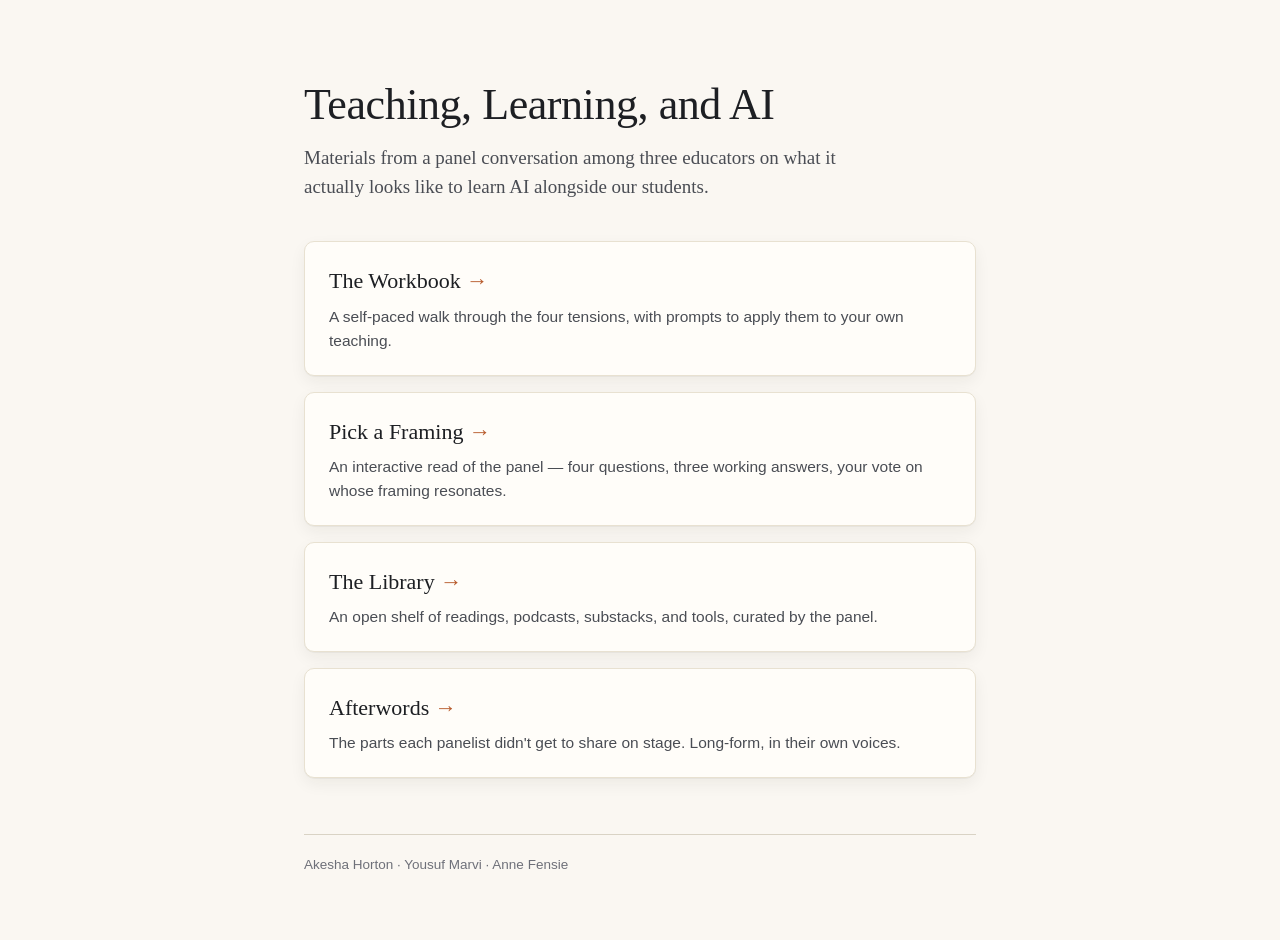
<file: index.html>
<!doctype html>
<html lang="en">
<head>
<meta charset="utf-8" />
<meta name="viewport" content="width=device-width,initial-scale=1" />
<title>Teaching, Learning, and AI — panel materials</title>
<meta name="description" content="A self-paced workbook, an interactive panel reading, and an open library on teaching and learning with AI." />
<style>
  :root {
    --bg: #faf7f2;
    --ink: #1d1f23;
    --ink-soft: #4a4d54;
    --ink-muted: #6e7079;
    --rule: #d9d3c5;
    --accent: #b85c2e;
    --accent-soft: #f5e7dd;
    --card: #fffdf9;
    --card-border: #e8e1d1;
    --shadow: 0 1px 0 rgba(0,0,0,.04), 0 6px 16px rgba(34,30,20,.06);
    --serif: ui-serif, Georgia, "Iowan Old Style", "Cambria", serif;
    --sans: ui-sans-serif, "Helvetica Neue", Arial, system-ui, sans-serif;
  }
  * { box-sizing: border-box; }
  html, body { margin: 0; padding: 0; }
  body {
    background: var(--bg);
    color: var(--ink);
    font-family: var(--sans);
    line-height: 1.55;
    -webkit-font-smoothing: antialiased;
  }
  .wrap {
    max-width: 720px;
    margin: 0 auto;
    padding: 80px 24px 64px;
  }
  h1 {
    font-family: var(--serif);
    font-weight: 500;
    font-size: clamp(28px, 4.4vw, 44px);
    line-height: 1.15;
    letter-spacing: -0.01em;
    margin: 0 0 12px;
  }
  .lede {
    font-family: var(--serif);
    font-size: 19px;
    color: var(--ink-soft);
    margin: 0 0 40px;
    max-width: 56ch;
  }
  .cards { display: grid; gap: 16px; }
  a.card {
    display: block;
    background: var(--card);
    border: 1px solid var(--card-border);
    border-radius: 10px;
    padding: 22px 24px;
    text-decoration: none;
    color: inherit;
    box-shadow: var(--shadow);
    transition: transform .12s ease, border-color .12s ease;
  }
  a.card:hover {
    border-color: var(--accent);
    transform: translateY(-1px);
  }
  a.card h2 {
    font-family: var(--serif);
    font-weight: 500;
    font-size: 22px;
    margin: 0 0 6px;
    color: var(--ink);
  }
  a.card p {
    margin: 0;
    color: var(--ink-soft);
    font-size: 15.5px;
  }
  a.card .arrow {
    color: var(--accent);
    font-weight: 500;
  }
  footer {
    margin-top: 56px;
    padding-top: 20px;
    border-top: 1px solid var(--rule);
    color: var(--ink-muted);
    font-size: 13.5px;
  }
</style>
</head>
<body>
  <div class="wrap">
    <h1>Teaching, Learning, and AI</h1>
    <p class="lede">Materials from a panel conversation among three educators on what it actually looks like to learn AI alongside our students.</p>

    <div class="cards">
      <a class="card" href="Teaching%20Learning%20and%20AI.html">
        <h2>The Workbook <span class="arrow">→</span></h2>
        <p>A self-paced walk through the four tensions, with prompts to apply them to your own teaching.</p>
      </a>
      <a class="card" href="Pick%20a%20Framing.html">
        <h2>Pick a Framing <span class="arrow">→</span></h2>
        <p>An interactive read of the panel — four questions, three working answers, your vote on whose framing resonates.</p>
      </a>
      <a class="card" href="Library.html">
        <h2>The Library <span class="arrow">→</span></h2>
        <p>An open shelf of readings, podcasts, substacks, and tools, curated by the panel.</p>
      </a>
      <a class="card" href="Afterwords.html">
        <h2>Afterwords <span class="arrow">→</span></h2>
        <p>The parts each panelist didn't get to share on stage. Long-form, in their own voices.</p>
      </a>
    </div>

    <footer>Akesha Horton · Yousuf Marvi · Anne Fensie</footer>
  </div>
</body>
</html>
</file>
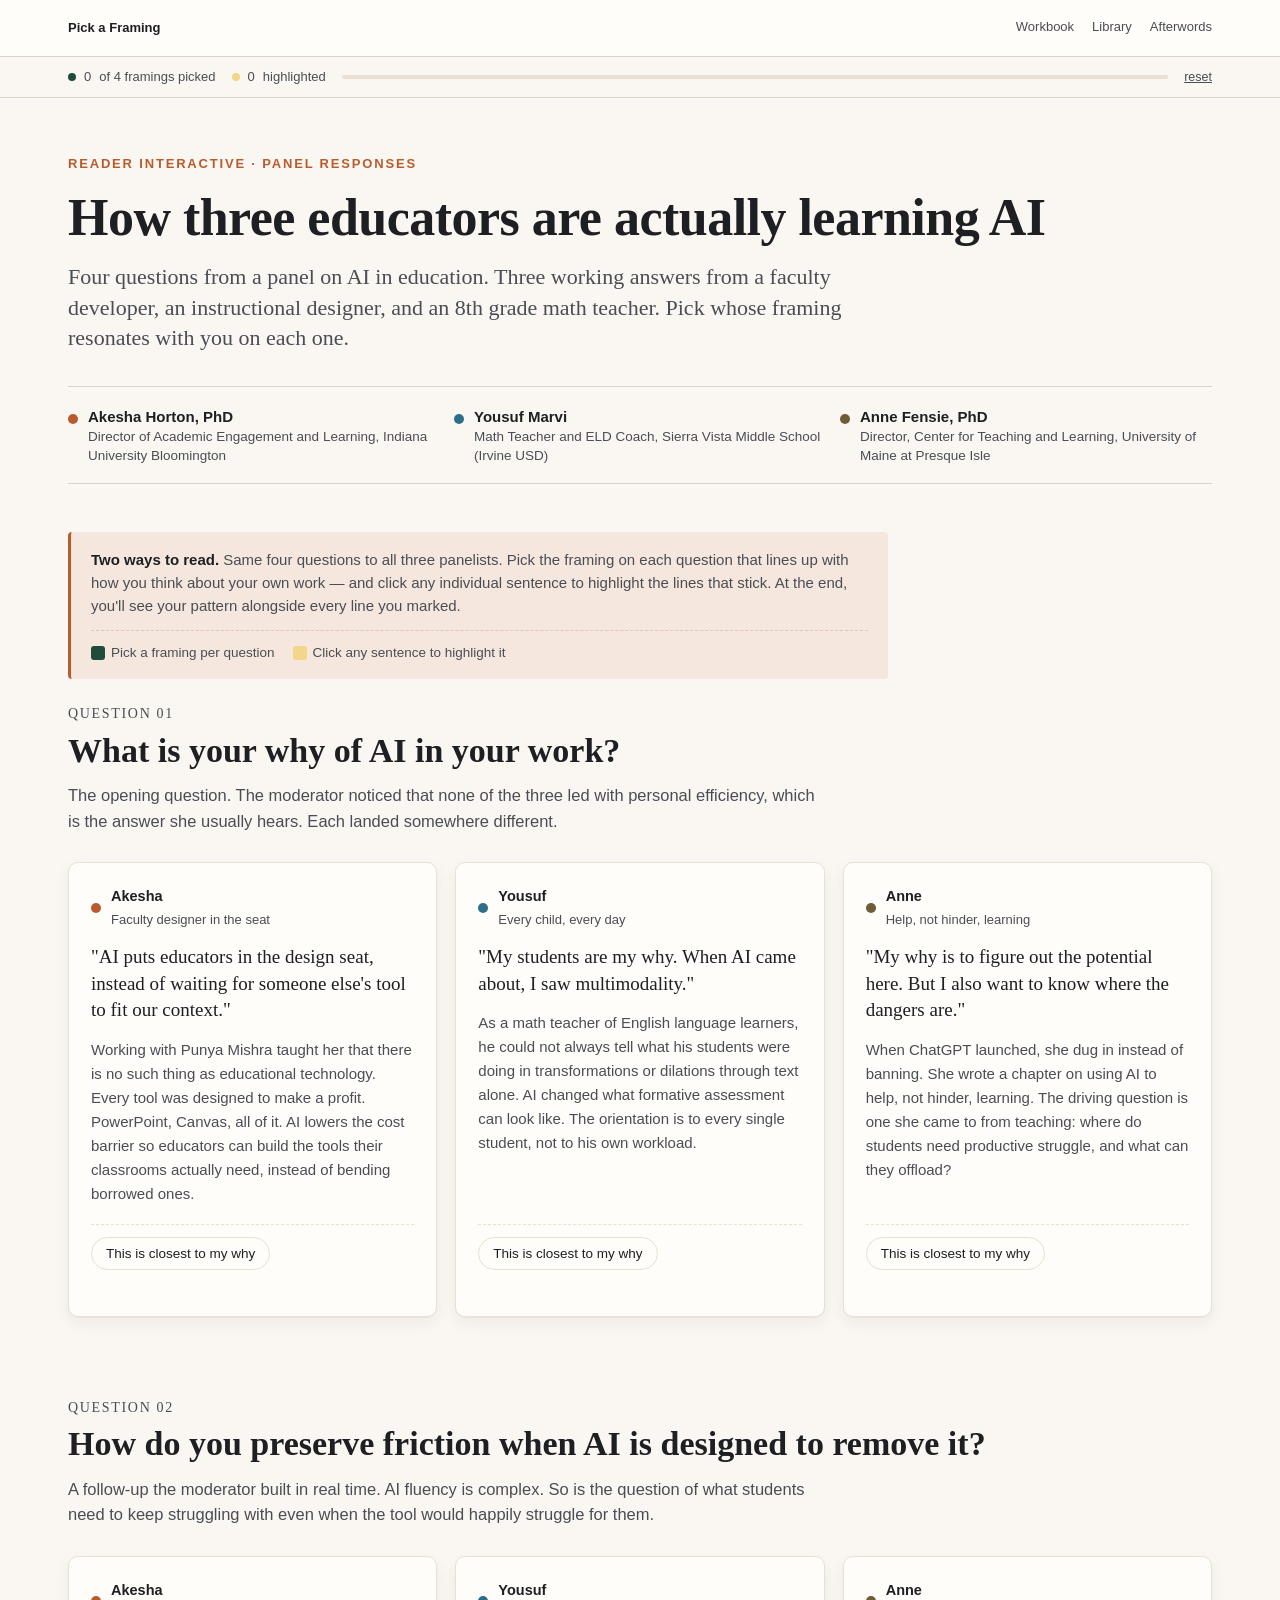
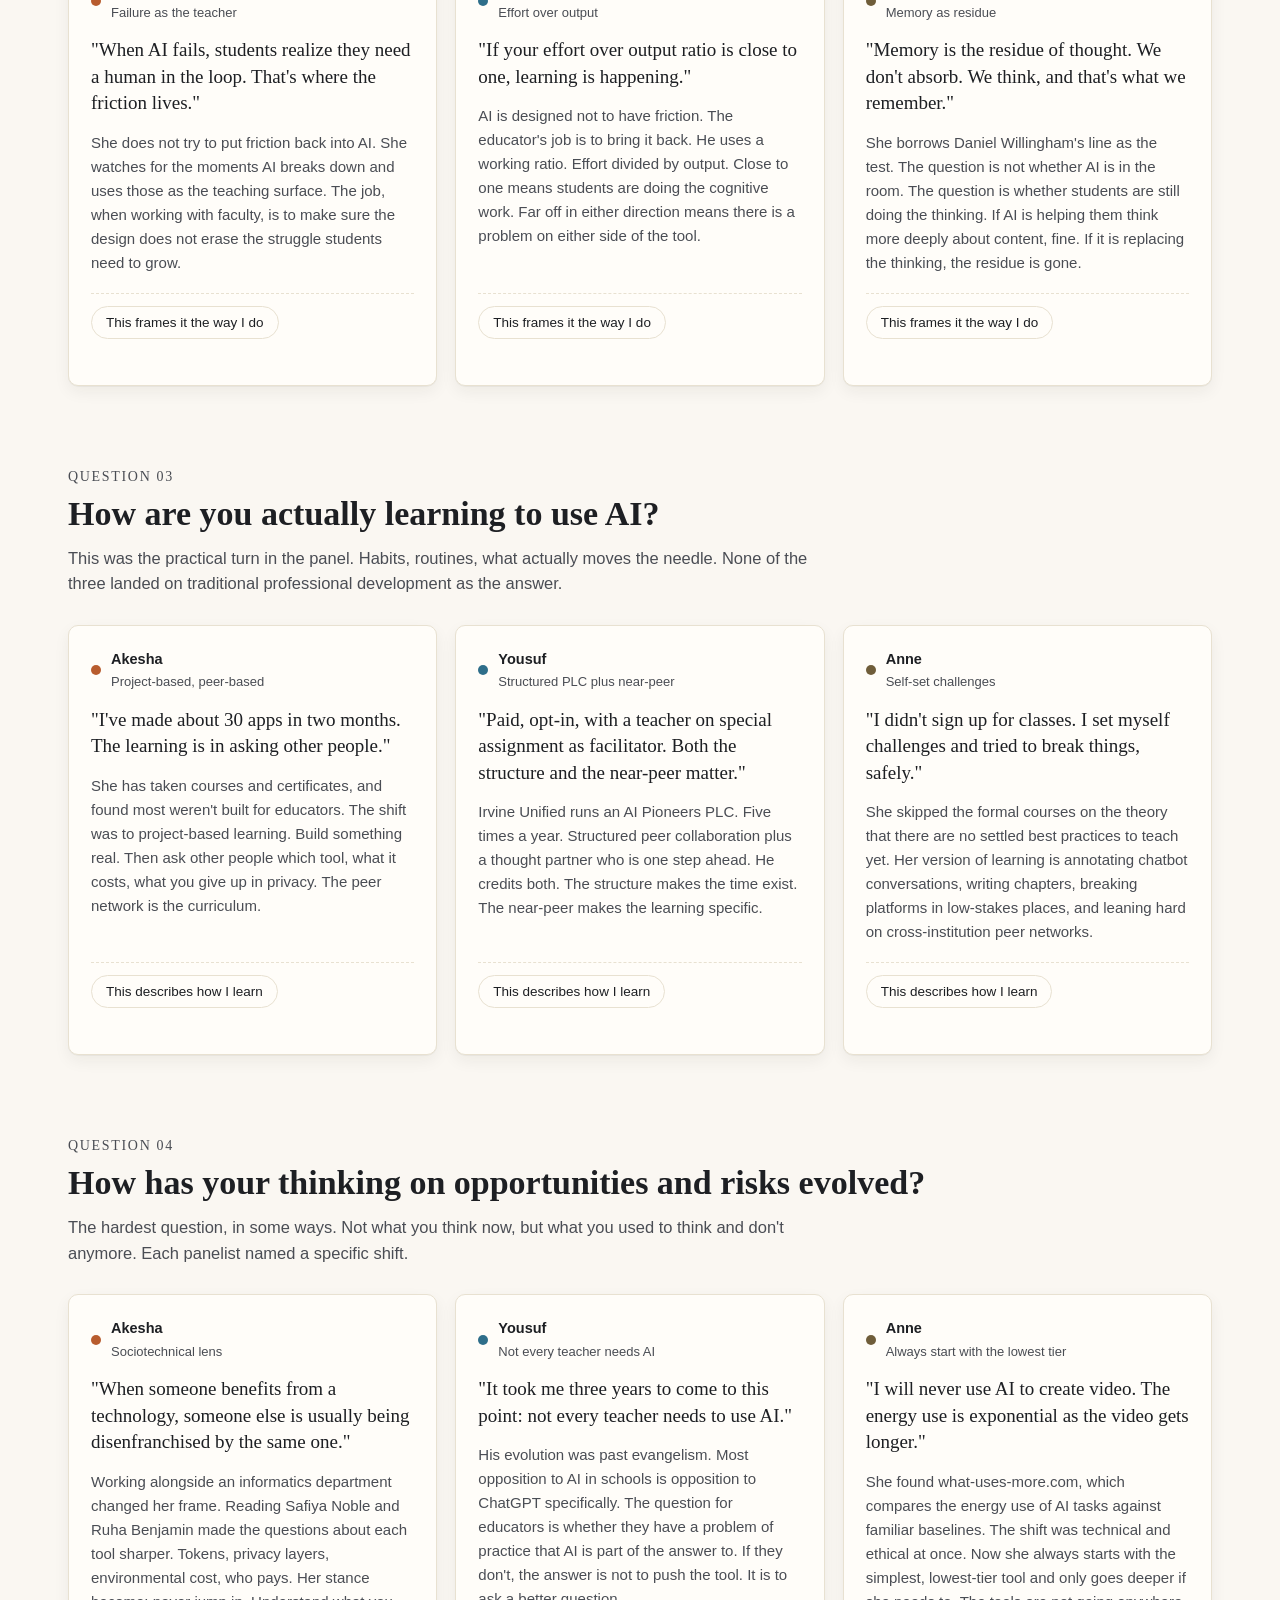
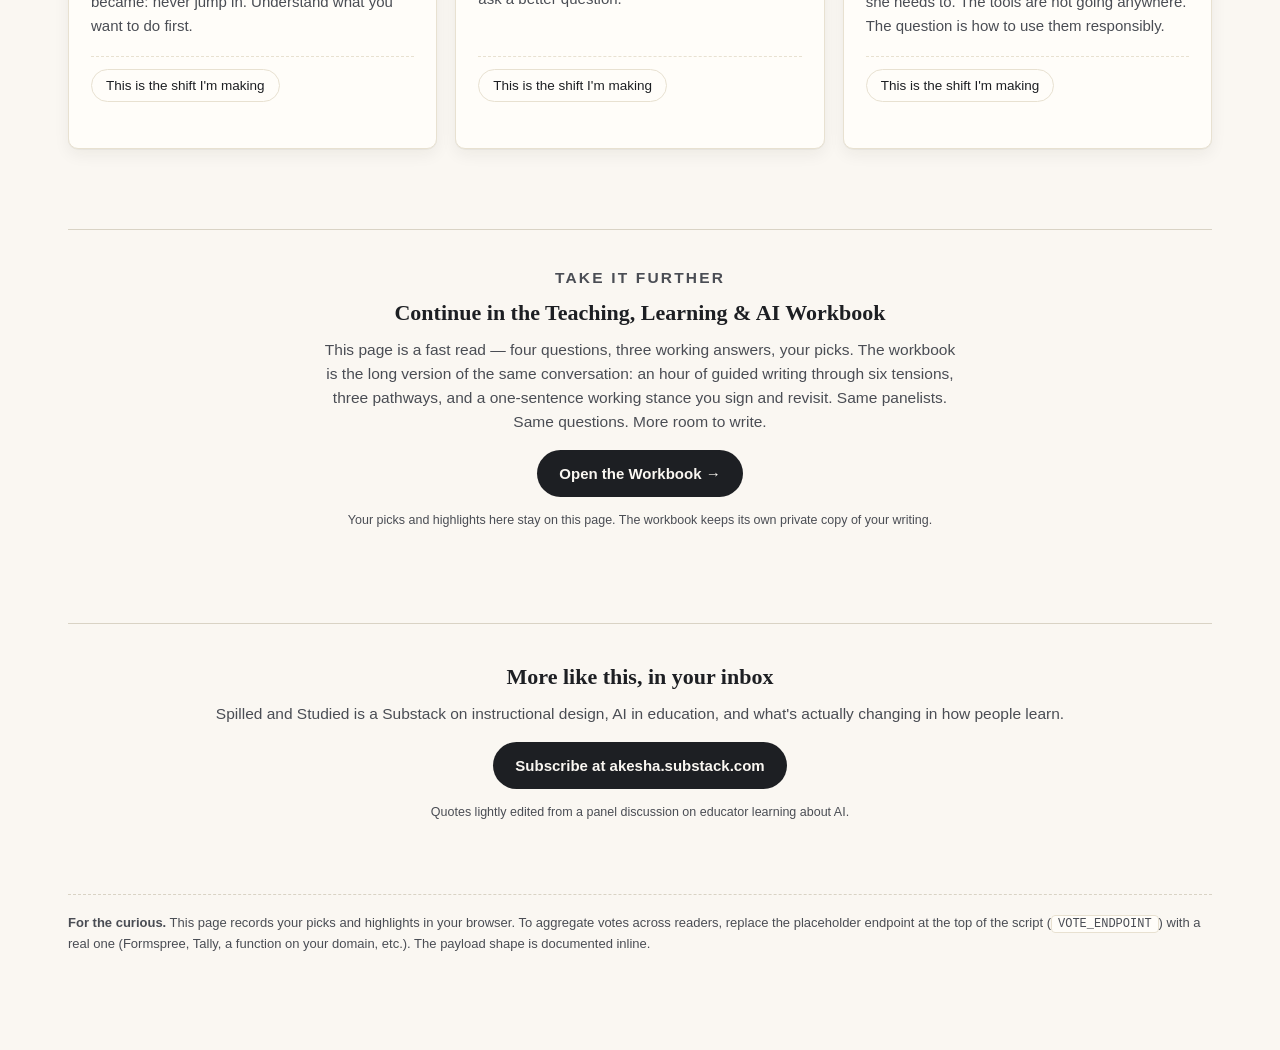
<file: Pick a Framing.html>
<!doctype html>
<html lang="en">
<head>
<meta charset="utf-8" />
<meta name="viewport" content="width=device-width,initial-scale=1" />
<title>How three educators are actually learning AI</title>
<meta name="description" content="An interactive read of a panel discussion on educator learning about AI. Four questions, three different working answers, your vote on whose framing resonates." />

<style>
  :root {
    --bg: #faf7f2;
    --ink: #1d1f23;
    --ink-soft: #4a4d54;
    --rule: #d9d3c5;
    --accent: #b85c2e;       /* warm rust */
    --accent-soft: #f5e7dd;
    --card: #fffdf9;
    --card-border: #e8e1d1;
    --you: #1f4d3a;          /* "your pick" green */
    --you-soft: #e2eee7;
    --hl: #f3d68a;           /* highlighter yellow */
    --hl-soft: #fbeec3;
    --shadow: 0 1px 0 rgba(0,0,0,.04), 0 6px 16px rgba(34,30,20,.06);
    --serif: ui-serif, Georgia, "Iowan Old Style", "Cambria", serif;
    --sans: ui-sans-serif, "Helvetica Neue", Arial, system-ui, sans-serif;
  }
  * { box-sizing: border-box; }
  html, body { margin: 0; padding: 0; }
  body {
    background: var(--bg);
    color: var(--ink);
    font-family: var(--sans);
    font-size: 17px;
    line-height: 1.55;
    -webkit-font-smoothing: antialiased;
  }
  .wrap { max-width: 1200px; margin: 0 auto; padding: 56px 28px 96px; }
  @media (max-width: 720px) { .wrap { padding: 36px 18px 72px; } }

  /* Site nav */
  .topnav {
    background: #fffdf9;
    border-bottom: 1px solid var(--rule);
  }
  .topnav-inner {
    max-width: 1200px; margin: 0 auto; height: 56px;
    padding: 0 28px;
    display: flex; align-items: center; justify-content: space-between; gap: 18px;
    font-size: 13px;
    font-family: var(--sans);
  }
  @media (max-width: 720px) { .topnav-inner { padding: 0 18px; } }
  .topnav-brand {
    font-weight: 600;
    color: var(--ink); text-decoration: none;
    transition: opacity .15s ease;
  }
  a.topnav-brand:hover { opacity: 0.7; }
  .topnav-links { display: flex; gap: 18px; color: var(--ink-soft); }
  .topnav-links a { text-decoration: none; color: var(--ink-soft); border-bottom: 1px solid transparent; padding-bottom: 1px; transition: border-color .15s ease, color .15s ease; }
  .topnav-links a:hover { color: var(--ink); border-bottom-color: var(--accent); }

  /* Header */
  .eyebrow {
    font-family: var(--sans);
    font-size: 13px;
    letter-spacing: .14em;
    text-transform: uppercase;
    color: var(--accent);
    font-weight: 600;
    margin: 0 0 14px;
  }
  h1.title {
    font-family: var(--serif);
    font-weight: 600;
    font-size: clamp(32px, 5vw, 52px);
    line-height: 1.1;
    margin: 0 0 16px;
    letter-spacing: -.01em;
  }
  p.subtitle {
    font-family: var(--serif);
    font-size: clamp(18px, 2.2vw, 22px);
    color: var(--ink-soft);
    line-height: 1.4;
    margin: 0 0 32px;
    max-width: 780px;
  }

  /* Panelist strip */
  .panelists {
    display: grid;
    grid-template-columns: repeat(3, 1fr);
    gap: 14px;
    padding: 18px 0;
    border-top: 1px solid var(--rule);
    border-bottom: 1px solid var(--rule);
    margin: 24px 0 48px;
  }
  @media (max-width: 720px) { .panelists { grid-template-columns: 1fr; gap: 10px; } }
  .panelist {
    display: flex;
    align-items: baseline;
    gap: 10px;
  }
  .panelist .dot {
    width: 10px; height: 10px;
    border-radius: 50%;
    flex: 0 0 10px;
    transform: translateY(2px);
  }
  .panelist .name { font-weight: 600; font-size: 15px; }
  .panelist .role {
    color: var(--ink-soft);
    font-size: 13.5px;
    line-height: 1.35;
  }
  .dot.akesha { background: #b85c2e; }
  .dot.yousuf { background: #2e6e8a; }
  .dot.anne   { background: #6f5d3a; }

  /* How to read */
  .howto {
    background: var(--accent-soft);
    border-left: 3px solid var(--accent);
    padding: 16px 20px;
    border-radius: 4px;
    font-size: 15px;
    color: var(--ink-soft);
    margin: 0 0 24px;
    max-width: 820px;
  }
  .howto strong { color: var(--ink); }
  .howto .legend {
    display: flex; gap: 18px; flex-wrap: wrap;
    margin-top: 12px;
    padding-top: 12px;
    border-top: 1px dashed rgba(184, 92, 46, .25);
    font-size: 13.5px;
  }
  .howto .legend span { display: inline-flex; align-items: center; gap: 6px; }
  .howto .legend .swatch {
    display: inline-block;
    width: 14px; height: 14px;
    border-radius: 3px;
  }
  .howto .legend .swatch.pick { background: var(--you); }
  .howto .legend .swatch.hl   { background: var(--hl); }

  /* Question block */
  .qblock { margin: 0 0 80px; }
  .q-num {
    font-family: var(--serif);
    font-size: 14px;
    letter-spacing: .12em;
    text-transform: uppercase;
    color: var(--ink-soft);
    margin: 0 0 6px;
  }
  .q-title {
    font-family: var(--serif);
    font-size: clamp(24px, 3vw, 34px);
    line-height: 1.18;
    margin: 0 0 12px;
    font-weight: 600;
  }
  .q-context {
    color: var(--ink-soft);
    max-width: 760px;
    margin: 0 0 28px;
    font-size: 16.5px;
  }

  .cards {
    display: grid;
    grid-template-columns: repeat(3, 1fr);
    gap: 18px;
  }
  @media (max-width: 980px) { .cards { grid-template-columns: 1fr; } }

  .card {
    background: var(--card);
    border: 1px solid var(--card-border);
    border-radius: 10px;
    padding: 22px 22px 18px;
    box-shadow: var(--shadow);
    display: flex;
    flex-direction: column;
    transition: transform .15s ease, box-shadow .15s ease, border-color .15s ease;
  }
  .card.picked {
    border-color: var(--you);
    box-shadow: 0 1px 0 rgba(0,0,0,.04), 0 8px 22px rgba(31,77,58,.18);
  }
  .card-head {
    display: flex;
    align-items: center;
    gap: 10px;
    margin: 0 0 10px;
  }
  .card-head .dot { width: 10px; height: 10px; border-radius: 50%; }
  .card-head .who { font-weight: 600; font-size: 14.5px; }
  .card-head .role { color: var(--ink-soft); font-size: 13px; margin-top: 2px; }
  .pull {
    font-family: var(--serif);
    font-size: 19px;
    line-height: 1.4;
    color: var(--ink);
    margin: 4px 0 14px;
    font-weight: 500;
  }
  .body { font-size: 15px; color: var(--ink-soft); margin: 0 0 18px; line-height: 1.6; }
  .body em { color: var(--ink); font-style: italic; }

  /* Highlightable sentences */
  .sent {
    cursor: pointer;
    border-radius: 2px;
    padding: 1px 0;
    transition: background-color .15s ease, box-shadow .15s ease;
    box-decoration-break: clone;
    -webkit-box-decoration-break: clone;
  }
  .sent:hover {
    background-color: var(--hl-soft);
  }
  .sent.lit {
    background-color: var(--hl);
    color: var(--ink);
  }
  .body .sent.lit { color: var(--ink); }

  .vote {
    margin-top: auto;
    padding-top: 12px;
    border-top: 1px dashed var(--card-border);
  }
  .vote-button {
    display: inline-flex;
    align-items: center;
    gap: 8px;
    background: transparent;
    border: 1px solid var(--card-border);
    color: var(--ink);
    padding: 8px 14px;
    border-radius: 999px;
    font-family: var(--sans);
    font-size: 13.5px;
    cursor: pointer;
    transition: all .15s ease;
  }
  .vote-button:hover { border-color: var(--ink); }
  .vote-button.picked {
    background: var(--you-soft);
    border-color: var(--you);
    color: var(--you);
    font-weight: 600;
  }
  .vote-button .check { display: none; }
  .vote-button.picked .check { display: inline; }

  .vote-meta {
    margin-top: 10px;
    font-size: 12.5px;
    color: var(--ink-soft);
    min-height: 18px;
  }

  /* Progress bar (sticks below the topnav) */
  .progress {
    position: sticky;
    top: 0;
    z-index: 10;
    background: rgba(250,247,242,.95);
    backdrop-filter: blur(6px);
    border-bottom: 1px solid var(--rule);
    padding: 10px 0;
  }
  .progress-inner {
    max-width: 1200px;
    margin: 0 auto;
    padding: 0 28px;
    display: flex;
    align-items: center;
    gap: 16px;
    font-size: 13px;
    color: var(--ink-soft);
  }
  @media (max-width: 720px) {
    .progress-inner { padding: 0 18px; flex-wrap: wrap; gap: 8px 14px; }
  }
  .progress-pill {
    display: inline-flex;
    align-items: center;
    gap: 8px;
    white-space: nowrap;
  }
  .progress-pill .dot-mini {
    width: 8px; height: 8px; border-radius: 50%;
  }
  .progress-pill .dot-mini.picks { background: var(--you); }
  .progress-pill .dot-mini.hls   { background: var(--hl); }
  .progress-bar {
    height: 4px;
    background: var(--card-border);
    border-radius: 2px;
    flex: 1;
    min-width: 80px;
    overflow: hidden;
  }
  @media (max-width: 720px) { .progress-bar { width: 100%; flex-basis: 100%; order: 99; } }
  .progress-fill {
    height: 100%;
    width: 0%;
    background: var(--accent);
    transition: width .25s ease;
  }
  .reset-link a {
    color: var(--ink-soft);
    font-size: 12.5px;
    text-decoration: underline;
  }

  /* Footer / CTA */
  .summary {
    margin-top: 56px;
    padding: 28px 28px;
    background: var(--card);
    border: 1px solid var(--card-border);
    border-radius: 10px;
  }
  .summary h2 {
    font-family: var(--serif);
    font-size: 24px;
    margin: 0 0 12px;
    font-weight: 600;
  }
  .summary p { color: var(--ink-soft); margin: 0 0 12px; }
  .tally {
    display: grid;
    grid-template-columns: repeat(3, 1fr);
    gap: 12px;
    margin: 18px 0 4px;
  }
  @media (max-width: 720px) { .tally { grid-template-columns: 1fr; } }
  .tally-cell {
    padding: 12px 14px;
    border: 1px solid var(--card-border);
    border-radius: 8px;
    background: var(--bg);
  }
  .tally-name { font-weight: 600; font-size: 14px; display: flex; align-items: center; gap: 8px; }
  .tally-count { font-family: var(--serif); font-size: 28px; line-height: 1; margin-top: 6px; }
  .tally-share { font-size: 12.5px; color: var(--ink-soft); margin-top: 4px; }

  /* Philosophy synthesis */
  .philosophy {
    margin-top: 22px;
    padding-top: 22px;
    border-top: 1px solid var(--card-border);
  }
  .philosophy .archetype-label {
    font-family: var(--sans);
    font-size: 12px;
    letter-spacing: .14em;
    text-transform: uppercase;
    color: var(--ink-soft);
    margin: 0 0 4px;
  }
  .philosophy .archetype {
    font-family: var(--serif);
    font-size: 28px;
    line-height: 1.18;
    margin: 0 0 10px;
    font-weight: 600;
    letter-spacing: -.005em;
  }
  .philosophy .archetype em {
    font-style: italic;
    color: var(--accent);
  }
  .philosophy .stance {
    font-family: var(--serif);
    font-size: 17.5px;
    line-height: 1.5;
    color: var(--ink);
    margin: 0 0 22px;
    max-width: 700px;
  }
  .insights {
    list-style: none;
    padding: 0;
    margin: 6px 0 26px;
    display: flex;
    flex-direction: column;
    gap: 14px;
  }
  .insights li {
    display: grid;
    grid-template-columns: 90px 1fr;
    gap: 14px;
    padding: 12px 14px;
    background: var(--bg);
    border: 1px solid var(--card-border);
    border-radius: 8px;
    font-size: 14.5px;
    color: var(--ink);
    line-height: 1.5;
  }
  .insights .insight-q {
    font-family: var(--serif);
    font-size: 12px;
    letter-spacing: .12em;
    text-transform: uppercase;
    color: var(--ink-soft);
    padding-top: 2px;
    display: flex;
    align-items: center;
    gap: 6px;
  }
  .insights .insight-q .dot { width: 8px; height: 8px; border-radius: 50%; }
  .insights .insight-text strong {
    color: var(--ink);
    font-weight: 600;
  }
  @media (max-width: 720px) {
    .insights li { grid-template-columns: 1fr; gap: 4px; }
  }

  /* Highlights collected */
  .highlights {
    margin-top: 22px;
    padding-top: 22px;
    border-top: 1px solid var(--card-border);
  }
  .highlights h3 {
    font-family: var(--serif);
    font-size: 19px;
    margin: 0 0 6px;
    font-weight: 600;
  }
  .highlights .hl-empty {
    font-size: 14.5px;
    color: var(--ink-soft);
    font-style: italic;
  }
  .highlights ul {
    list-style: none;
    margin: 14px 0 0;
    padding: 0;
    display: flex;
    flex-direction: column;
    gap: 14px;
  }
  .highlights li {
    border-left: 3px solid var(--hl);
    padding: 4px 0 4px 14px;
  }
  .highlights .hl-quote {
    font-family: var(--serif);
    font-size: 16px;
    line-height: 1.45;
    color: var(--ink);
    margin: 0 0 4px;
  }
  .highlights .hl-attr {
    font-size: 12.5px;
    color: var(--ink-soft);
    display: flex;
    align-items: center;
    gap: 6px;
  }
  .highlights .hl-attr .dot {
    width: 7px; height: 7px; border-radius: 50%;
  }

  .cta {
    margin-top: 56px;
    text-align: center;
    padding: 36px 24px;
    border-top: 1px solid var(--rule);
  }
  .cta h3 {
    font-family: var(--serif);
    font-size: 22px;
    margin: 0 0 8px;
    font-weight: 600;
  }
  .cta p { color: var(--ink-soft); margin: 0 0 16px; font-size: 15.5px; }
  .cta a.button {
    display: inline-block;
    background: var(--ink);
    color: var(--bg);
    padding: 12px 22px;
    border-radius: 999px;
    text-decoration: none;
    font-weight: 600;
    font-size: 15px;
    transition: background .15s ease;
  }
  .cta a.button:hover { background: var(--accent); }
  .cta .small { font-size: 12.5px; color: var(--ink-soft); margin-top: 14px; }
  .cta .small a { color: var(--ink-soft); }

  /* Source note */
  .source {
    margin-top: 36px;
    font-size: 13px;
    color: var(--ink-soft);
    border-top: 1px dashed var(--rule);
    padding-top: 18px;
  }
  .source code {
    background: var(--card);
    padding: 1px 6px;
    border-radius: 4px;
    border: 1px solid var(--card-border);
    font-size: 12px;
  }
</style>
</head>
<body>

<div class="topnav">
  <div class="topnav-inner">
    <a class="topnav-brand" href="index.html" aria-label="All materials">Pick a Framing</a>
    <nav class="topnav-links">
      <a href="Teaching Learning and AI.html">Workbook</a>
      <a href="Library.html">Library</a>
      <a href="Afterwords.html">Afterwords</a>
    </nav>
  </div>
</div>

<div class="progress">
  <div class="progress-inner">
    <span class="progress-pill"><span class="dot-mini picks"></span><span id="picksCount">0</span> of 4 framings picked</span>
    <span class="progress-pill"><span class="dot-mini hls"></span><span id="hlCount">0</span> highlighted</span>
    <div class="progress-bar"><div class="progress-fill" id="progressFill"></div></div>
    <span class="reset-link"><a href="#" id="resetLink">reset</a></span>
  </div>
</div>

<div class="wrap">

  <p class="eyebrow" id="top">Reader interactive · panel responses</p>
  <h1 class="title">How three educators are actually learning AI</h1>
  <p class="subtitle">Four questions from a panel on AI in education. Three working answers from a faculty developer, an instructional designer, and an 8th grade math teacher. Pick whose framing resonates with you on each one.</p>

  <div class="panelists" aria-label="Panelists">
    <div class="panelist">
      <span class="dot akesha"></span>
      <div>
        <div class="name">Akesha Horton, PhD</div>
        <div class="role">Director of Academic Engagement and Learning, Indiana University Bloomington</div>
      </div>
    </div>
    <div class="panelist">
      <span class="dot yousuf"></span>
      <div>
        <div class="name">Yousuf Marvi</div>
        <div class="role">Math Teacher and ELD Coach, Sierra Vista Middle School (Irvine USD)</div>
      </div>
    </div>
    <div class="panelist">
      <span class="dot anne"></span>
      <div>
        <div class="name">Anne Fensie, PhD</div>
        <div class="role">Director, Center for Teaching and Learning, University of Maine at Presque Isle</div>
      </div>
    </div>
  </div>

  <div class="howto">
    <strong>Two ways to read.</strong> Same four questions to all three panelists. Pick the framing on each question that lines up with how you think about your own work — and click any individual sentence to highlight the lines that stick. At the end, you'll see your pattern alongside every line you marked.
    <div class="legend">
      <span><span class="swatch pick"></span>Pick a framing per question</span>
      <span><span class="swatch hl"></span>Click any sentence to highlight it</span>
    </div>
  </div>

  <!-- Q1 -->
  <section class="qblock" data-q="q1">
    <p class="q-num">Question 01</p>
    <h2 class="q-title">What is your why of AI in your work?</h2>
    <p class="q-context">The opening question. The moderator noticed that none of the three led with personal efficiency, which is the answer she usually hears. Each landed somewhere different.</p>
    <div class="cards">

      <div class="card" data-pick="akesha">
        <div class="card-head">
          <span class="dot akesha"></span>
          <div>
            <div class="who">Akesha</div>
            <div class="role">Faculty designer in the seat</div>
          </div>
        </div>
        <p class="pull markable">"AI puts educators in the design seat, instead of waiting for someone else's tool to fit our context."</p>
        <p class="body markable">Working with Punya Mishra taught her that there is no such thing as educational technology. Every tool was designed to make a profit. PowerPoint, Canvas, all of it. AI lowers the cost barrier so educators can build the tools their classrooms actually need, instead of bending borrowed ones.</p>
        <div class="vote">
          <button class="vote-button" type="button">
            <span class="check">✓</span>
            <span class="label">This is closest to my why</span>
          </button>
          <div class="vote-meta"></div>
        </div>
      </div>

      <div class="card" data-pick="yousuf">
        <div class="card-head">
          <span class="dot yousuf"></span>
          <div>
            <div class="who">Yousuf</div>
            <div class="role">Every child, every day</div>
          </div>
        </div>
        <p class="pull markable">"My students are my why. When AI came about, I saw multimodality."</p>
        <p class="body markable">As a math teacher of English language learners, he could not always tell what his students were doing in transformations or dilations through text alone. AI changed what formative assessment can look like. The orientation is to every single student, not to his own workload.</p>
        <div class="vote">
          <button class="vote-button" type="button">
            <span class="check">✓</span>
            <span class="label">This is closest to my why</span>
          </button>
          <div class="vote-meta"></div>
        </div>
      </div>

      <div class="card" data-pick="anne">
        <div class="card-head">
          <span class="dot anne"></span>
          <div>
            <div class="who">Anne</div>
            <div class="role">Help, not hinder, learning</div>
          </div>
        </div>
        <p class="pull markable">"My why is to figure out the potential here. But I also want to know where the dangers are."</p>
        <p class="body markable">When ChatGPT launched, she dug in instead of banning. She wrote a chapter on using AI to help, not hinder, learning. The driving question is one she came to from teaching: where do students need productive struggle, and what can they offload?</p>
        <div class="vote">
          <button class="vote-button" type="button">
            <span class="check">✓</span>
            <span class="label">This is closest to my why</span>
          </button>
          <div class="vote-meta"></div>
        </div>
      </div>

    </div>
  </section>

  <!-- Q2 -->
  <section class="qblock" data-q="q2">
    <p class="q-num">Question 02</p>
    <h2 class="q-title">How do you preserve friction when AI is designed to remove it?</h2>
    <p class="q-context">A follow-up the moderator built in real time. AI fluency is complex. So is the question of what students need to keep struggling with even when the tool would happily struggle for them.</p>
    <div class="cards">

      <div class="card" data-pick="akesha">
        <div class="card-head">
          <span class="dot akesha"></span>
          <div>
            <div class="who">Akesha</div>
            <div class="role">Failure as the teacher</div>
          </div>
        </div>
        <p class="pull markable">"When AI fails, students realize they need a human in the loop. That's where the friction lives."</p>
        <p class="body markable">She does not try to put friction back into AI. She watches for the moments AI breaks down and uses those as the teaching surface. The job, when working with faculty, is to make sure the design does not erase the struggle students need to grow.</p>
        <div class="vote">
          <button class="vote-button" type="button">
            <span class="check">✓</span>
            <span class="label">This frames it the way I do</span>
          </button>
          <div class="vote-meta"></div>
        </div>
      </div>

      <div class="card" data-pick="yousuf">
        <div class="card-head">
          <span class="dot yousuf"></span>
          <div>
            <div class="who">Yousuf</div>
            <div class="role">Effort over output</div>
          </div>
        </div>
        <p class="pull markable">"If your effort over output ratio is close to one, learning is happening."</p>
        <p class="body markable">AI is designed not to have friction. The educator's job is to bring it back. He uses a working ratio. Effort divided by output. Close to one means students are doing the cognitive work. Far off in either direction means there is a problem on either side of the tool.</p>
        <div class="vote">
          <button class="vote-button" type="button">
            <span class="check">✓</span>
            <span class="label">This frames it the way I do</span>
          </button>
          <div class="vote-meta"></div>
        </div>
      </div>

      <div class="card" data-pick="anne">
        <div class="card-head">
          <span class="dot anne"></span>
          <div>
            <div class="who">Anne</div>
            <div class="role">Memory as residue</div>
          </div>
        </div>
        <p class="pull markable">"Memory is the residue of thought. We don't absorb. We think, and that's what we remember."</p>
        <p class="body markable">She borrows Daniel Willingham's line as the test. The question is not whether AI is in the room. The question is whether students are still doing the thinking. If AI is helping them think more deeply about content, fine. If it is replacing the thinking, the residue is gone.</p>
        <div class="vote">
          <button class="vote-button" type="button">
            <span class="check">✓</span>
            <span class="label">This frames it the way I do</span>
          </button>
          <div class="vote-meta"></div>
        </div>
      </div>

    </div>
  </section>

  <!-- Q3 -->
  <section class="qblock" data-q="q3">
    <p class="q-num">Question 03</p>
    <h2 class="q-title">How are you actually learning to use AI?</h2>
    <p class="q-context">This was the practical turn in the panel. Habits, routines, what actually moves the needle. None of the three landed on traditional professional development as the answer.</p>
    <div class="cards">

      <div class="card" data-pick="akesha">
        <div class="card-head">
          <span class="dot akesha"></span>
          <div>
            <div class="who">Akesha</div>
            <div class="role">Project-based, peer-based</div>
          </div>
        </div>
        <p class="pull markable">"I've made about 30 apps in two months. The learning is in asking other people."</p>
        <p class="body markable">She has taken courses and certificates, and found most weren't built for educators. The shift was to project-based learning. Build something real. Then ask other people which tool, what it costs, what you give up in privacy. The peer network is the curriculum.</p>
        <div class="vote">
          <button class="vote-button" type="button">
            <span class="check">✓</span>
            <span class="label">This describes how I learn</span>
          </button>
          <div class="vote-meta"></div>
        </div>
      </div>

      <div class="card" data-pick="yousuf">
        <div class="card-head">
          <span class="dot yousuf"></span>
          <div>
            <div class="who">Yousuf</div>
            <div class="role">Structured PLC plus near-peer</div>
          </div>
        </div>
        <p class="pull markable">"Paid, opt-in, with a teacher on special assignment as facilitator. Both the structure and the near-peer matter."</p>
        <p class="body markable">Irvine Unified runs an AI Pioneers PLC. Five times a year. Structured peer collaboration plus a thought partner who is one step ahead. He credits both. The structure makes the time exist. The near-peer makes the learning specific.</p>
        <div class="vote">
          <button class="vote-button" type="button">
            <span class="check">✓</span>
            <span class="label">This describes how I learn</span>
          </button>
          <div class="vote-meta"></div>
        </div>
      </div>

      <div class="card" data-pick="anne">
        <div class="card-head">
          <span class="dot anne"></span>
          <div>
            <div class="who">Anne</div>
            <div class="role">Self-set challenges</div>
          </div>
        </div>
        <p class="pull markable">"I didn't sign up for classes. I set myself challenges and tried to break things, safely."</p>
        <p class="body markable">She skipped the formal courses on the theory that there are no settled best practices to teach yet. Her version of learning is annotating chatbot conversations, writing chapters, breaking platforms in low-stakes places, and leaning hard on cross-institution peer networks.</p>
        <div class="vote">
          <button class="vote-button" type="button">
            <span class="check">✓</span>
            <span class="label">This describes how I learn</span>
          </button>
          <div class="vote-meta"></div>
        </div>
      </div>

    </div>
  </section>

  <!-- Q4 -->
  <section class="qblock" data-q="q4">
    <p class="q-num">Question 04</p>
    <h2 class="q-title">How has your thinking on opportunities and risks evolved?</h2>
    <p class="q-context">The hardest question, in some ways. Not what you think now, but what you used to think and don't anymore. Each panelist named a specific shift.</p>
    <div class="cards">

      <div class="card" data-pick="akesha">
        <div class="card-head">
          <span class="dot akesha"></span>
          <div>
            <div class="who">Akesha</div>
            <div class="role">Sociotechnical lens</div>
          </div>
        </div>
        <p class="pull markable">"When someone benefits from a technology, someone else is usually being disenfranchised by the same one."</p>
        <p class="body markable">Working alongside an informatics department changed her frame. Reading Safiya Noble and Ruha Benjamin made the questions about each tool sharper. Tokens, privacy layers, environmental cost, who pays. Her stance became: never jump in. Understand what you want to do first.</p>
        <div class="vote">
          <button class="vote-button" type="button">
            <span class="check">✓</span>
            <span class="label">This is the shift I'm making</span>
          </button>
          <div class="vote-meta"></div>
        </div>
      </div>

      <div class="card" data-pick="yousuf">
        <div class="card-head">
          <span class="dot yousuf"></span>
          <div>
            <div class="who">Yousuf</div>
            <div class="role">Not every teacher needs AI</div>
          </div>
        </div>
        <p class="pull markable">"It took me three years to come to this point: not every teacher needs to use AI."</p>
        <p class="body markable">His evolution was past evangelism. Most opposition to AI in schools is opposition to ChatGPT specifically. The question for educators is whether they have a problem of practice that AI is part of the answer to. If they don't, the answer is not to push the tool. It is to ask a better question.</p>
        <div class="vote">
          <button class="vote-button" type="button">
            <span class="check">✓</span>
            <span class="label">This is the shift I'm making</span>
          </button>
          <div class="vote-meta"></div>
        </div>
      </div>

      <div class="card" data-pick="anne">
        <div class="card-head">
          <span class="dot anne"></span>
          <div>
            <div class="who">Anne</div>
            <div class="role">Always start with the lowest tier</div>
          </div>
        </div>
        <p class="pull markable">"I will never use AI to create video. The energy use is exponential as the video gets longer."</p>
        <p class="body markable">She found what-uses-more.com, which compares the energy use of AI tasks against familiar baselines. The shift was technical and ethical at once. Now she always starts with the simplest, lowest-tier tool and only goes deeper if she needs to. The tools are not going anywhere. The question is how to use them responsibly.</p>
        <div class="vote">
          <button class="vote-button" type="button">
            <span class="check">✓</span>
            <span class="label">This is the shift I'm making</span>
          </button>
          <div class="vote-meta"></div>
        </div>
      </div>

    </div>
  </section>

  <!-- Summary -->
  <section class="summary" id="summary" hidden>
    <h2>Your pattern</h2>
    <p id="patternText">You picked across the panel. That's its own answer.</p>
    <div class="tally" id="tally"></div>

    <div class="philosophy" id="philosophyBox">
      <p class="archetype-label">Your working philosophy on teaching with AI</p>
      <h3 class="archetype" id="archetype"></h3>
      <p class="stance" id="stanceLine"></p>
      <ul class="insights" id="insightsList"></ul>
      <p style="font-size:14.5px;color:var(--ink-soft);margin:0;" id="highlightLean"></p>
    </div>

    <div class="highlights" id="highlightsBox">
      <h3>What stuck with you</h3>
      <p class="hl-empty" id="hlEmpty">No sentences highlighted yet. Click any sentence in a response to mark it.</p>
      <ul id="hlList" hidden></ul>
    </div>
  </section>

  <!-- Continue in the Workbook -->
  <div class="cta" id="workbookCta">
    <p class="eyebrow" style="margin-bottom:6px;">Take it further</p>
    <h3>Continue in the Teaching, Learning &amp; AI Workbook</h3>
    <p style="max-width:640px;margin:0 auto 16px;">This page is a fast read — four questions, three working answers, your picks. The workbook is the long version of the same conversation: an hour of guided writing through six tensions, three pathways, and a one-sentence working stance you sign and revisit. Same panelists. Same questions. More room to write.</p>
    <a class="button" href="Teaching Learning and AI.html">Open the Workbook →</a>
    <div class="small">Your picks and highlights here stay on this page. The workbook keeps its own private copy of your writing.</div>
  </div>

  <!-- CTA -->
  <div class="cta">
    <h3>More like this, in your inbox</h3>
    <p>Spilled and Studied is a Substack on instructional design, AI in education, and what's actually changing in how people learn.</p>
    <a class="button" href="https://akesha.substack.com" target="_blank" rel="noopener">Subscribe at akesha.substack.com</a>
    <div class="small">Quotes lightly edited from a panel discussion on educator learning about AI.</div>
  </div>

  <div class="source">
    <strong>For the curious.</strong> This page records your picks and highlights in your browser. To aggregate votes across readers, replace the placeholder endpoint at the top of the script (<code>VOTE_ENDPOINT</code>) with a real one (Formspree, Tally, a function on your domain, etc.). The payload shape is documented inline.
  </div>

</div>

<script>
  // ---------- Configuration ----------
  // To enable real aggregation: set VOTE_ENDPOINT to a URL that accepts POST { question, pick, ts }
  // Until then, picks save to localStorage on the reader's device only.
  const VOTE_ENDPOINT = ""; // e.g. "https://your-form.example.com/votes"
  const STORAGE_KEY = "panel_pick_a_framing_v2";

  // ---------- State ----------
  // picks:      { q1: "akesha", ... }
  // highlights: { "q1.akesha.pull.0": true, "q1.akesha.body.2": true, ... }
  const state = loadState();

  function loadState() {
    try {
      const raw = localStorage.getItem(STORAGE_KEY);
      if (!raw) return { picks: {}, highlights: {}, ts: Date.now() };
      const parsed = JSON.parse(raw);
      return {
        picks: (parsed && parsed.picks) || {},
        highlights: (parsed && parsed.highlights) || {},
        ts: (parsed && parsed.ts) || Date.now()
      };
    } catch (e) { return { picks: {}, highlights: {}, ts: Date.now() }; }
  }
  function saveState() {
    try { localStorage.setItem(STORAGE_KEY, JSON.stringify(state)); } catch (e) {}
  }

  // ---------- Sentence splitter ----------
  // Splits a paragraph into sentence spans we can click. Keeps quotation marks
  // and trailing punctuation attached to the right sentence.
  function splitSentences(text) {
    // Match each sentence including its trailing terminator and any trailing quote.
    const re = /[^.!?]+[.!?]+["”’"']?\s*|[^.!?]+$/g;
    const parts = text.match(re);
    return parts ? parts.map(s => s).filter(s => s.trim().length > 0) : [text];
  }

  function makeMarkable(p, qid, panelistId, kind) {
    const text = p.textContent;
    const sentences = splitSentences(text);
    p.innerHTML = "";
    sentences.forEach((s, i) => {
      const span = document.createElement("span");
      span.className = "sent";
      span.textContent = s;
      span.dataset.key = `${qid}.${panelistId}.${kind}.${i}`;
      span.dataset.q = qid;
      span.dataset.panelist = panelistId;
      span.dataset.kind = kind;
      span.dataset.idx = String(i);
      if (state.highlights[span.dataset.key]) span.classList.add("lit");
      span.addEventListener("click", (e) => {
        e.stopPropagation();
        toggleHighlight(span);
      });
      p.appendChild(span);
    });
  }

  function toggleHighlight(span) {
    const key = span.dataset.key;
    if (state.highlights[key]) {
      delete state.highlights[key];
      span.classList.remove("lit");
    } else {
      state.highlights[key] = true;
      span.classList.add("lit");
    }
    saveState();
    updateProgress();
    if (!document.getElementById("summary").hidden) renderHighlights();
  }

  // ---------- Wiring ----------
  document.querySelectorAll(".qblock").forEach(block => {
    const qid = block.dataset.q;
    block.querySelectorAll(".card").forEach(card => {
      const pick = card.dataset.pick;
      const button = card.querySelector(".vote-button");
      const meta = card.querySelector(".vote-meta");
      const pull = card.querySelector(".pull.markable");
      const body = card.querySelector(".body.markable");
      if (pull) makeMarkable(pull, qid, pick, "pull");
      if (body) makeMarkable(body, qid, pick, "body");

      // Restore prior pick
      if (state.picks[qid] === pick) {
        markPicked(block, card);
        meta.textContent = "Saved on this device.";
      }
      button.addEventListener("click", () => {
        if (state.picks[qid] === pick) {
          // Toggle off
          delete state.picks[qid];
          unmarkAll(block);
          meta.textContent = "";
        } else {
          state.picks[qid] = pick;
          unmarkAll(block);
          markPicked(block, card);
          meta.textContent = "Saved on this device.";
          submitVote(qid, pick);
        }
        saveState();
        updateProgress();
      });
    });
  });

  function markPicked(block, card) {
    card.classList.add("picked");
    card.querySelector(".vote-button").classList.add("picked");
    const label = card.querySelector(".vote-button .label");
    if (label) label.textContent = "Your pick";
  }
  function unmarkAll(block) {
    block.querySelectorAll(".card").forEach(c => {
      c.classList.remove("picked");
      const b = c.querySelector(".vote-button");
      b.classList.remove("picked");
      const lbl = b.querySelector(".label");
      const qid = block.dataset.q;
      if (lbl) lbl.textContent = defaultLabelFor(qid);
    });
  }
  function defaultLabelFor(qid) {
    return ({
      q1: "This is closest to my why",
      q2: "This frames it the way I do",
      q3: "This describes how I learn",
      q4: "This is the shift I'm making"
    })[qid] || "Pick this framing";
  }

  // ---------- Submission ----------
  function submitVote(question, pick) {
    if (!VOTE_ENDPOINT) return;
    try {
      fetch(VOTE_ENDPOINT, {
        method: "POST",
        headers: { "Content-Type": "application/json" },
        body: JSON.stringify({ question, pick, ts: Date.now() })
      }).catch(() => {});
    } catch (e) {}
  }

  // ---------- Progress + Summary ----------
  function updateProgress() {
    const total = 4;
    const count = Object.keys(state.picks).length;
    const hlCount = Object.keys(state.highlights).length;
    document.getElementById("picksCount").textContent = count;
    document.getElementById("hlCount").textContent = hlCount;
    document.getElementById("progressFill").style.width = (count / total * 100) + "%";
    if (count === total) {
      renderSummary();
      const s = document.getElementById("summary");
      const wasHidden = s.hidden;
      s.hidden = false;
      if (wasHidden) s.scrollIntoView({ behavior: "smooth", block: "start" });
    } else {
      document.getElementById("summary").hidden = true;
    }
  }

  // Per-question, per-panelist insight matrix.
  // Each cell is a one-sentence read of what picking that framing on that question suggests.
  const INSIGHTS = {
    q1: {
      akesha: "You see AI's value in restoring <strong>educator authorship</strong> over the tools your classroom uses.",
      yousuf: "Your starting point is <strong>specific students</strong>. AI matters to the degree it lets particular learners be seen.",
      anne:   "You're motivated by <strong>inquiry</strong> — cataloging what AI can responsibly do alongside where the dangers are."
    },
    q2: {
      akesha: "You treat AI's <strong>failures</strong> as the teaching surface — you don't add friction, you watch for where it breaks.",
      yousuf: "You think in <strong>ratios</strong>. Effort over output. Your job is making sure students keep doing the cognitive work.",
      anne:   "You're a <strong>cognitive gatekeeper</strong>. The test is whether students are still thinking, because thinking is what they remember."
    },
    q3: {
      akesha: "You <strong>build to learn</strong> — make something real, then ask peers what you traded away. Your curriculum is the network.",
      yousuf: "You trust <strong>structure and proximity</strong> — scheduled time, opt-in, with a near-peer who's a step ahead.",
      anne:   "You set your own challenges and <strong>break things deliberately</strong>, skeptical there are settled best practices to teach yet."
    },
    q4: {
      akesha: "You've added a <strong>sociotechnical lens</strong> — for every beneficiary, you ask who's being disenfranchised.",
      yousuf: "You've moved <strong>past evangelism</strong>. AI is part of an answer, not the answer. Some teachers don't need it.",
      anne:   "You've become <strong>resource-conscious</strong> — start with the lowest-tier tool, only escalate if needed."
    }
  };

  // Archetype copy for each dominant pattern.
  const ARCHETYPES = {
    akesha: {
      title: "The <em>Designer</em> in the Seat",
      stance: "You see AI as institutional infrastructure work. Your philosophy centers educator agency over tool selection — and the willingness to interrogate the stack you're standing on."
    },
    yousuf: {
      title: "The <em>Student-First</em> Pragmatist",
      stance: "You see AI through the eyes of specific learners. Your philosophy starts with the kid in front of you and works backward to the tool — never the other way around."
    },
    anne: {
      title: "The <em>Cognitive</em> Steward",
      stance: "You guard the thinking. AI is welcome only where it preserves productive struggle, and only at the lowest tier of intervention that does the job."
    }
  };

  const Q_LABELS = {
    q1: "Q1 · Why",
    q2: "Q2 · Friction",
    q3: "Q3 · Learning",
    q4: "Q4 · Evolving"
  };

  function renderSummary() {
    const counts = { akesha: 0, yousuf: 0, anne: 0 };
    Object.values(state.picks).forEach(p => { if (counts[p] !== undefined) counts[p]++; });
    const total = Object.keys(state.picks).length || 1;
    const names = {
      akesha: { full: "Akesha", dot: "akesha" },
      yousuf: { full: "Yousuf", dot: "yousuf" },
      anne:   { full: "Anne",   dot: "anne" }
    };
    const tally = document.getElementById("tally");
    tally.innerHTML = "";
    ["akesha", "yousuf", "anne"].forEach(k => {
      const cell = document.createElement("div");
      cell.className = "tally-cell";
      const share = Math.round(counts[k] / total * 100);
      cell.innerHTML = `
        <div class="tally-name"><span class="dot ${names[k].dot}" style="display:inline-block;width:10px;height:10px;border-radius:50%"></span>${names[k].full}</div>
        <div class="tally-count">${counts[k]}<span style="font-size:14px;color:var(--ink-soft); font-family: var(--sans); margin-left:6px;">of 4</span></div>
        <div class="tally-share">${share}%</div>
      `;
      tally.appendChild(cell);
    });

    // Pattern text + archetype synthesis
    const max = Math.max(counts.akesha, counts.yousuf, counts.anne);
    const winners = Object.keys(counts).filter(k => counts[k] === max);
    let patternText, archetypeTitle, stanceLine;

    if (winners.length === 1 && counts[winners[0]] === 4) {
      const w = winners[0];
      patternText = `Across all four questions, ${names[w].full}'s framing is closest to yours. That's a clear working stance.`;
      archetypeTitle = ARCHETYPES[w].title;
      stanceLine = ARCHETYPES[w].stance;
    } else if (winners.length === 1 && counts[winners[0]] >= 2) {
      const w = winners[0];
      const others = ["akesha", "yousuf", "anne"].filter(k => k !== w && counts[k] > 0);
      patternText = `${names[w].full}'s framing showed up most often (${counts[w]} of 4). The remaining questions pulled you toward ${others.map(o => names[o].full).join(" and ")}.`;
      archetypeTitle = ARCHETYPES[w].title + ", with edges";
      stanceLine = ARCHETYPES[w].stance + " The questions where you broke from this pattern are the ones worth sitting with — they're where your stance is still negotiating with itself.";
    } else if (winners.length === 3) {
      patternText = `You split evenly across the three panelists. The four questions are pulling on different parts of your thinking.`;
      archetypeTitle = "The <em>Contextual</em> Practitioner";
      stanceLine = "Your philosophy is genuinely situational. You don't have one north star for AI — you have four different ones, and each question of practice gets evaluated on its own terms. That's not indecision; that's a kind of discipline.";
    } else {
      // Two-way tie or 2+1+1
      const sorted = Object.keys(counts).sort((a, b) => counts[b] - counts[a]);
      const top = sorted[0], second = sorted[1];
      patternText = `Your stance is a hybrid — ${names[top].full} and ${names[second].full}'s framings both showed up.`;
      archetypeTitle = `Hybrid: <em>${names[top].full}</em> &amp; <em>${names[second].full}</em>`;
      stanceLine = `${ARCHETYPES[top].stance.replace(/\.$/, "")} — but you also share ${names[second].full}'s instinct, which means your practice probably moves between these two registers depending on what's in front of you.`;
    }

    document.getElementById("patternText").textContent = patternText;
    document.getElementById("archetype").innerHTML = archetypeTitle;
    document.getElementById("stanceLine").textContent = stanceLine;

    // Per-question insights
    const list = document.getElementById("insightsList");
    list.innerHTML = "";
    ["q1", "q2", "q3", "q4"].forEach(q => {
      const pick = state.picks[q];
      if (!pick) return;
      const li = document.createElement("li");
      li.innerHTML = `
        <div class="insight-q"><span class="dot ${pick}"></span>${Q_LABELS[q]}</div>
        <div class="insight-text">${INSIGHTS[q][pick]}</div>
      `;
      list.appendChild(li);
    });

    // Highlight lean — does what they marked match what they picked?
    const hlLean = document.getElementById("highlightLean");
    const hlByPanelist = { akesha: 0, yousuf: 0, anne: 0 };
    Object.keys(state.highlights).forEach(k => {
      const parts = k.split(".");
      if (hlByPanelist[parts[1]] !== undefined) hlByPanelist[parts[1]]++;
    });
    const hlTotal = hlByPanelist.akesha + hlByPanelist.yousuf + hlByPanelist.anne;
    if (hlTotal === 0) {
      hlLean.textContent = "";
    } else {
      const hlSorted = Object.keys(hlByPanelist).sort((a, b) => hlByPanelist[b] - hlByPanelist[a]);
      const hlTop = hlSorted[0];
      const pickTop = winners.length === 1 ? winners[0] : null;
      if (pickTop && pickTop === hlTop) {
        hlLean.innerHTML = `<strong>Your highlights agree with your picks.</strong> Most of the lines you marked came from ${names[hlTop].full} — the same voice your framings keep returning to.`;
      } else if (pickTop && hlByPanelist[hlTop] > 0 && pickTop !== hlTop) {
        hlLean.innerHTML = `<strong>An interesting tension.</strong> You picked ${names[pickTop].full}'s framing most often, but the lines you actually highlighted lean toward ${names[hlTop].full}. The framings you'd defend in a meeting and the language that quietly stuck with you may be slightly out of step.`;
      } else {
        hlLean.innerHTML = `Your highlights span the panel — across ${hlTotal} marked sentence${hlTotal === 1 ? "" : "s"}, you collected language from more than one voice.`;
      }
    }

    renderHighlights();
  }

  function renderHighlights() {
    const list = document.getElementById("hlList");
    const empty = document.getElementById("hlEmpty");
    const keys = Object.keys(state.highlights);
    if (keys.length === 0) {
      list.hidden = true;
      empty.hidden = false;
      return;
    }
    empty.hidden = true;
    list.hidden = false;
    list.innerHTML = "";

    // Order them by question, then by panelist (akesha, yousuf, anne), then sentence.
    const panelistOrder = { akesha: 0, yousuf: 1, anne: 2 };
    const kindOrder = { pull: 0, body: 1 };
    const items = keys.map(k => {
      const [q, panelist, kind, idx] = k.split(".");
      const span = document.querySelector(`.sent[data-key="${k}"]`);
      const text = span ? span.textContent.trim() : "";
      const qLabel = (
        document.querySelector(`.qblock[data-q="${q}"] .q-title`)?.textContent || ""
      );
      return { k, q, panelist, kind, idx: parseInt(idx, 10), text, qLabel };
    }).filter(x => x.text);

    items.sort((a, b) =>
      a.q.localeCompare(b.q) ||
      (panelistOrder[a.panelist] - panelistOrder[b.panelist]) ||
      (kindOrder[a.kind] - kindOrder[b.kind]) ||
      (a.idx - b.idx)
    );

    const panelistDisplay = { akesha: "Akesha", yousuf: "Yousuf", anne: "Anne" };
    items.forEach(item => {
      const li = document.createElement("li");
      li.innerHTML = `
        <div class="hl-quote">${escapeHtml(item.text)}</div>
        <div class="hl-attr">
          <span class="dot ${item.panelist}"></span>
          ${panelistDisplay[item.panelist]} · ${escapeHtml(item.qLabel)}
        </div>
      `;
      list.appendChild(li);
    });
  }

  function escapeHtml(s) {
    return String(s)
      .replace(/&/g, "&amp;")
      .replace(/</g, "&lt;")
      .replace(/>/g, "&gt;")
      .replace(/"/g, "&quot;")
      .replace(/'/g, "&#39;");
  }

  // ---------- Reset ----------
  document.getElementById("resetLink").addEventListener("click", (e) => {
    e.preventDefault();
    if (!confirm("Clear your picks and highlights and start over?")) return;
    state.picks = {};
    state.highlights = {};
    saveState();
    document.querySelectorAll(".card").forEach(c => c.classList.remove("picked"));
    document.querySelectorAll(".vote-button").forEach(b => {
      b.classList.remove("picked");
      const lbl = b.querySelector(".label");
      const qid = b.closest(".qblock")?.dataset.q;
      if (lbl) lbl.textContent = defaultLabelFor(qid);
    });
    document.querySelectorAll(".vote-meta").forEach(m => m.textContent = "");
    document.querySelectorAll(".sent.lit").forEach(s => s.classList.remove("lit"));
    updateProgress();
  });

  // Init labels for un-picked buttons
  document.querySelectorAll(".qblock").forEach(block => {
    const qid = block.dataset.q;
    block.querySelectorAll(".vote-button").forEach(b => {
      if (!b.classList.contains("picked")) {
        const lbl = b.querySelector(".label");
        if (lbl && !lbl.textContent.trim()) lbl.textContent = defaultLabelFor(qid);
      }
    });
  });

  updateProgress();
</script>

</body>
</html>
</file>
